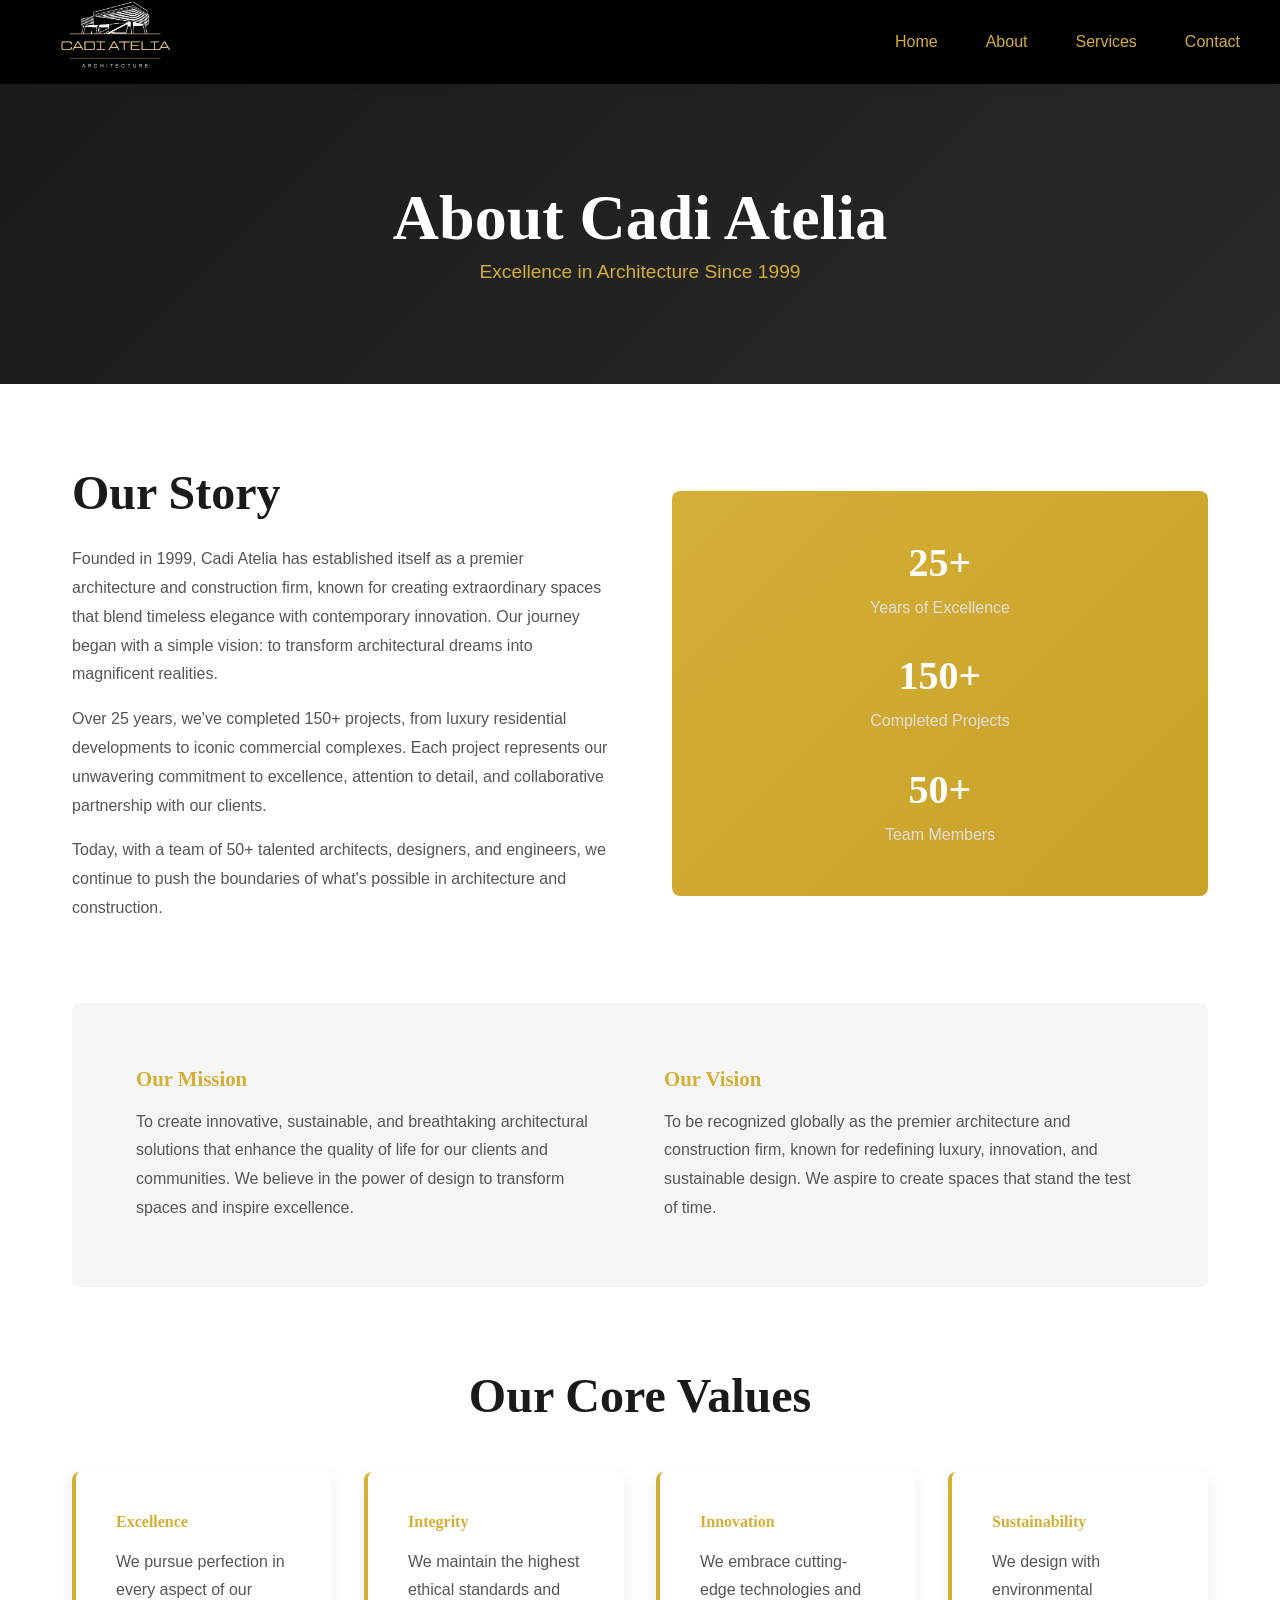
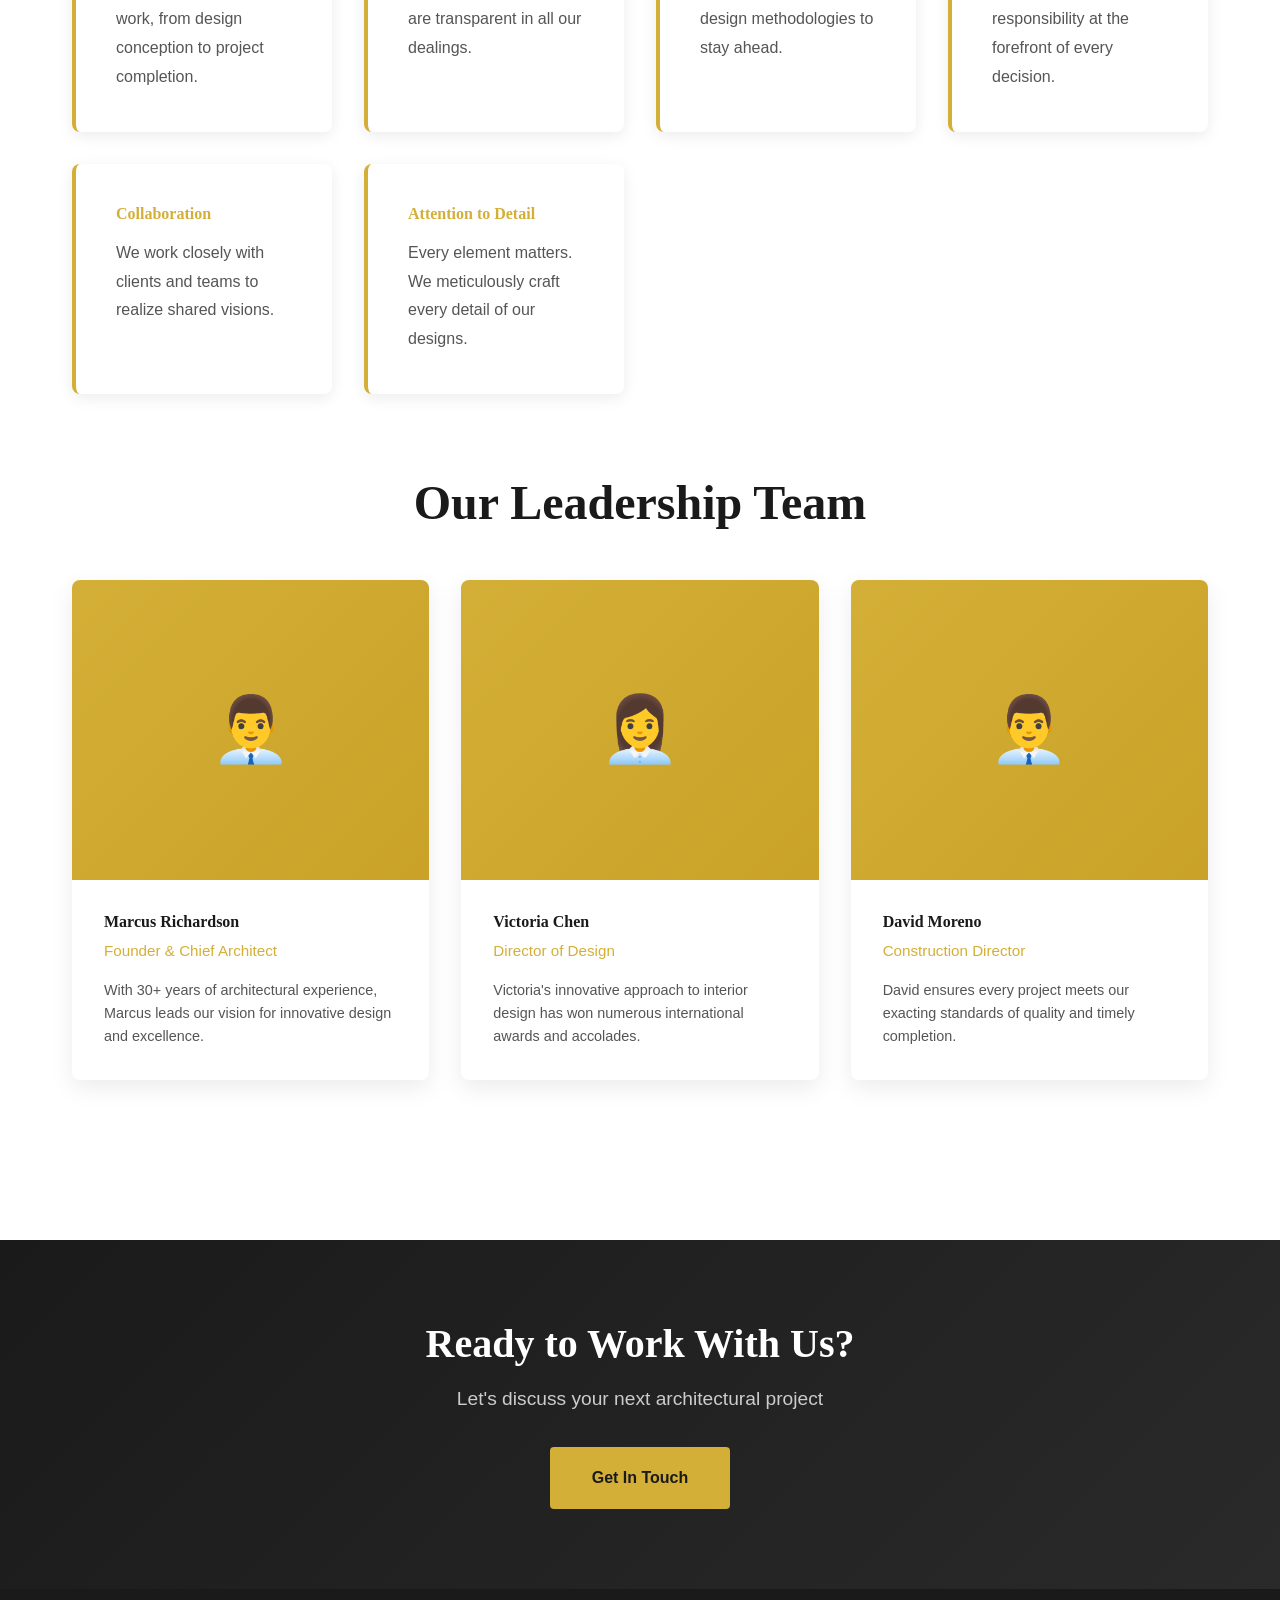
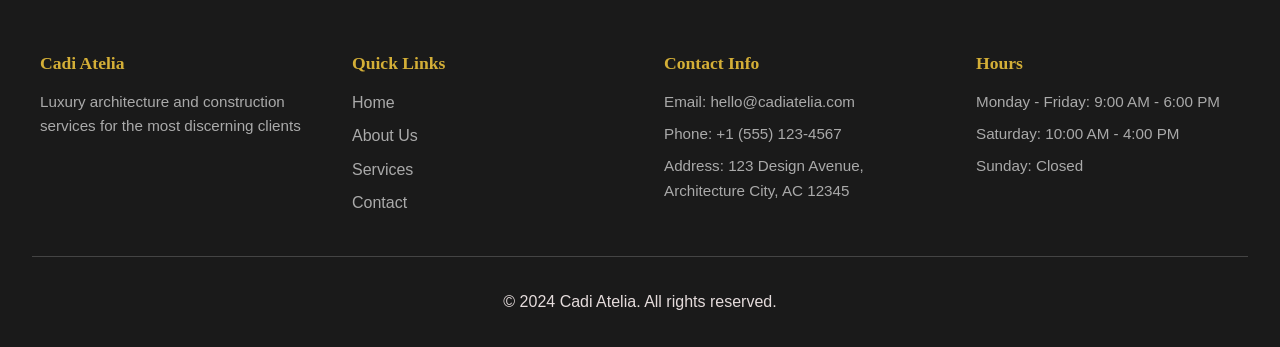
<file: about.html>
<!DOCTYPE html>
<html lang="en">
<head>
    <meta charset="UTF-8">
    <meta name="viewport" content="width=device-width, initial-scale=1.0">
    <title>About Cadi Atelia - Luxury Architecture</title>
    <meta name="description" content="Learn about Cadi Atelia's 25+ years of excellence in architecture and construction.">
    <link rel="stylesheet" href="styles.css">
</head>
<body>
    <!-- Navigation -->
    <nav class="navbar">
        <div class="navbar-container">
            <div class="navbar-brand">
                <a href="index.html">
                    <img src="images/logo.png" alt="Cadi Atelia Logo" class="logo" width="150" height="70">
                </a>
            </div>
            <div class="hamburger" id="hamburger">
                <span></span>
                <span></span>
                <span></span>
            </div>
            <ul class="nav-menu" id="navMenu">
                <li><a href="index.html">Home</a></li>
                <li><a href="about.html">About</a></li>
                <li><a href="services.html">Services</a></li>
                <li><a href="contact.html">Contact</a></li>
            </ul>
        </div>
    </nav>

    <!-- Page Header -->
    <section class="page-header" style="background: linear-gradient(135deg, #1a1a1a 0%, #2a2a2a 100%); color: white; padding: 6rem 2rem; text-align: center;">
        <h1>About Cadi Atelia</h1>
        <p style="color: #d4af37; font-size: 1.2rem;">Excellence in Architecture Since 1999</p>
    </section>

    <!-- Main Content -->
    <section class="page-content" style="max-width: 1200px; margin: 0 auto; padding: 5rem 2rem;">
        <div style="display: grid; grid-template-columns: 1fr 1fr; gap: 4rem; align-items: center; margin-bottom: 5rem;">
            <div>
                <h2 style="color: #1a1a1a; margin-bottom: 1.5rem;">Our Story</h2>
                <p style="margin-bottom: 1rem; color: #555; line-height: 1.8;">
                    Founded in 1999, Cadi Atelia has established itself as a premier architecture and construction firm, known for creating extraordinary spaces that blend timeless elegance with contemporary innovation. Our journey began with a simple vision: to transform architectural dreams into magnificent realities.
                </p>
                <p style="margin-bottom: 1rem; color: #555; line-height: 1.8;">
                    Over 25 years, we've completed 150+ projects, from luxury residential developments to iconic commercial complexes. Each project represents our unwavering commitment to excellence, attention to detail, and collaborative partnership with our clients.
                </p>
                <p style="color: #555; line-height: 1.8;">
                    Today, with a team of 50+ talented architects, designers, and engineers, we continue to push the boundaries of what's possible in architecture and construction.
                </p>
            </div>
            <div style="background: linear-gradient(135deg, #d4af37 0%, #c9a227 100%); padding: 3rem; border-radius: 8px; color: white; text-align: center;">
                <div style="margin-bottom: 2rem;">
                    <h3 style="color: white; font-size: 2.5rem; margin-bottom: 0.5rem;">25+</h3>
                    <p>Years of Excellence</p>
                </div>
                <div style="margin-bottom: 2rem;">
                    <h3 style="color: white; font-size: 2.5rem; margin-bottom: 0.5rem;">150+</h3>
                    <p>Completed Projects</p>
                </div>
                <div>
                    <h3 style="color: white; font-size: 2.5rem; margin-bottom: 0.5rem;">50+</h3>
                    <p>Team Members</p>
                </div>
            </div>
        </div>

        <!-- Mission & Vision -->
        <div style="background-color: #f5f5f5; padding: 4rem; border-radius: 8px; margin-bottom: 5rem;">
            <div style="display: grid; grid-template-columns: 1fr 1fr; gap: 3rem;">
                <div>
                    <h3 style="color: #d4af37; margin-bottom: 1rem; font-size: 1.3rem;">Our Mission</h3>
                    <p style="color: #555; line-height: 1.8;">
                        To create innovative, sustainable, and breathtaking architectural solutions that enhance the quality of life for our clients and communities. We believe in the power of design to transform spaces and inspire excellence.
                    </p>
                </div>
                <div>
                    <h3 style="color: #d4af37; margin-bottom: 1rem; font-size: 1.3rem;">Our Vision</h3>
                    <p style="color: #555; line-height: 1.8;">
                        To be recognized globally as the premier architecture and construction firm, known for redefining luxury, innovation, and sustainable design. We aspire to create spaces that stand the test of time.
                    </p>
                </div>
            </div>
        </div>

        <!-- Core Values -->
        <div style="margin-bottom: 5rem;">
            <h2 style="text-align: center; color: #1a1a1a; margin-bottom: 3rem;">Our Core Values</h2>
            <div style="display: grid; grid-template-columns: repeat(auto-fit, minmax(250px, 1fr)); gap: 2rem;">
                <div style="background: white; padding: 2.5rem; border-radius: 8px; border-left: 4px solid #d4af37; box-shadow: 0 4px 15px rgba(0,0,0,0.08);">
                    <h4 style="color: #d4af37; margin-bottom: 1rem;">Excellence</h4>
                    <p style="color: #555; line-height: 1.8;">We pursue perfection in every aspect of our work, from design conception to project completion.</p>
                </div>
                <div style="background: white; padding: 2.5rem; border-radius: 8px; border-left: 4px solid #d4af37; box-shadow: 0 4px 15px rgba(0,0,0,0.08);">
                    <h4 style="color: #d4af37; margin-bottom: 1rem;">Integrity</h4>
                    <p style="color: #555; line-height: 1.8;">We maintain the highest ethical standards and are transparent in all our dealings.</p>
                </div>
                <div style="background: white; padding: 2.5rem; border-radius: 8px; border-left: 4px solid #d4af37; box-shadow: 0 4px 15px rgba(0,0,0,0.08);">
                    <h4 style="color: #d4af37; margin-bottom: 1rem;">Innovation</h4>
                    <p style="color: #555; line-height: 1.8;">We embrace cutting-edge technologies and design methodologies to stay ahead.</p>
                </div>
                <div style="background: white; padding: 2.5rem; border-radius: 8px; border-left: 4px solid #d4af37; box-shadow: 0 4px 15px rgba(0,0,0,0.08);">
                    <h4 style="color: #d4af37; margin-bottom: 1rem;">Sustainability</h4>
                    <p style="color: #555; line-height: 1.8;">We design with environmental responsibility at the forefront of every decision.</p>
                </div>
                <div style="background: white; padding: 2.5rem; border-radius: 8px; border-left: 4px solid #d4af37; box-shadow: 0 4px 15px rgba(0,0,0,0.08);">
                    <h4 style="color: #d4af37; margin-bottom: 1rem;">Collaboration</h4>
                    <p style="color: #555; line-height: 1.8;">We work closely with clients and teams to realize shared visions.</p>
                </div>
                <div style="background: white; padding: 2.5rem; border-radius: 8px; border-left: 4px solid #d4af37; box-shadow: 0 4px 15px rgba(0,0,0,0.08);">
                    <h4 style="color: #d4af37; margin-bottom: 1rem;">Attention to Detail</h4>
                    <p style="color: #555; line-height: 1.8;">Every element matters. We meticulously craft every detail of our designs.</p>
                </div>
            </div>
        </div>

        <!-- Team Section -->
        <div style="margin-bottom: 5rem;">
            <h2 style="text-align: center; color: #1a1a1a; margin-bottom: 3rem;">Our Leadership Team</h2>
            <div style="display: grid; grid-template-columns: repeat(auto-fit, minmax(280px, 1fr)); gap: 2rem;">
                <div style="background: white; border-radius: 8px; overflow: hidden; box-shadow: 0 8px 25px rgba(0,0,0,0.08); transition: all 0.3s ease;" class="team-member">
                    <div style="width: 100%; height: 300px; background: linear-gradient(135deg, #d4af37 0%, #c9a227 100%); display: flex; align-items: center; justify-content: center; color: white; font-size: 4rem;">👨‍💼</div>
                    <div style="padding: 2rem;">
                        <h4 style="color: #1a1a1a; margin-bottom: 0.5rem;">Marcus Richardson</h4>
                        <p style="color: #d4af37; font-size: 0.95rem; margin-bottom: 1rem;">Founder & Chief Architect</p>
                        <p style="color: #555; font-size: 0.9rem; line-height: 1.6;">With 30+ years of architectural experience, Marcus leads our vision for innovative design and excellence.</p>
                    </div>
                </div>
                <div style="background: white; border-radius: 8px; overflow: hidden; box-shadow: 0 8px 25px rgba(0,0,0,0.08); transition: all 0.3s ease;" class="team-member">
                    <div style="width: 100%; height: 300px; background: linear-gradient(135deg, #d4af37 0%, #c9a227 100%); display: flex; align-items: center; justify-content: center; color: white; font-size: 4rem;">👩‍💼</div>
                    <div style="padding: 2rem;">
                        <h4 style="color: #1a1a1a; margin-bottom: 0.5rem;">Victoria Chen</h4>
                        <p style="color: #d4af37; font-size: 0.95rem; margin-bottom: 1rem;">Director of Design</p>
                        <p style="color: #555; font-size: 0.9rem; line-height: 1.6;">Victoria's innovative approach to interior design has won numerous international awards and accolades.</p>
                    </div>
                </div>
                <div style="background: white; border-radius: 8px; overflow: hidden; box-shadow: 0 8px 25px rgba(0,0,0,0.08); transition: all 0.3s ease;" class="team-member">
                    <div style="width: 100%; height: 300px; background: linear-gradient(135deg, #d4af37 0%, #c9a227 100%); display: flex; align-items: center; justify-content: center; color: white; font-size: 4rem;">👨‍💼</div>
                    <div style="padding: 2rem;">
                        <h4 style="color: #1a1a1a; margin-bottom: 0.5rem;">David Moreno</h4>
                        <p style="color: #d4af37; font-size: 0.95rem; margin-bottom: 1rem;">Construction Director</p>
                        <p style="color: #555; font-size: 0.9rem; line-height: 1.6;">David ensures every project meets our exacting standards of quality and timely completion.</p>
                    </div>
                </div>
            </div>
        </div>
    </section>

    <!-- Call to Action -->
    <section class="cta">
        <div class="cta-content">
            <h2>Ready to Work With Us?</h2>
            <p>Let's discuss your next architectural project</p>
            <a href="contact.html" class="btn btn-accent">Get In Touch</a>
        </div>
    </section>

    <!-- Footer -->
    <footer class="footer">
        <div class="footer-content">
            <div class="footer-section">
                <h4>Cadi Atelia</h4>
                <p>Luxury architecture and construction services for the most discerning clients</p>
            </div>
            <div class="footer-section">
                <h4>Quick Links</h4>
                <ul>
                    <li><a href="index.html">Home</a></li>
                    <li><a href="about.html">About Us</a></li>
                    <li><a href="services.html">Services</a></li>
                    <li><a href="contact.html">Contact</a></li>
                </ul>
            </div>
            <div class="footer-section">
                <h4>Contact Info</h4>
                <p>Email: hello@cadiatelia.com</p>
                <p>Phone: +1 (555) 123-4567</p>
                <p>Address: 123 Design Avenue, Architecture City, AC 12345</p>
            </div>
            <div class="footer-section">
                <h4>Hours</h4>
                <p>Monday - Friday: 9:00 AM - 6:00 PM</p>
                <p>Saturday: 10:00 AM - 4:00 PM</p>
                <p>Sunday: Closed</p>
            </div>
        </div>
        <div class="footer-bottom">
            <p>&copy; 2024 Cadi Atelia. All rights reserved.</p>
        </div>
    </footer>

    <script src="script.js"></script>
</body>
</html>
</file>
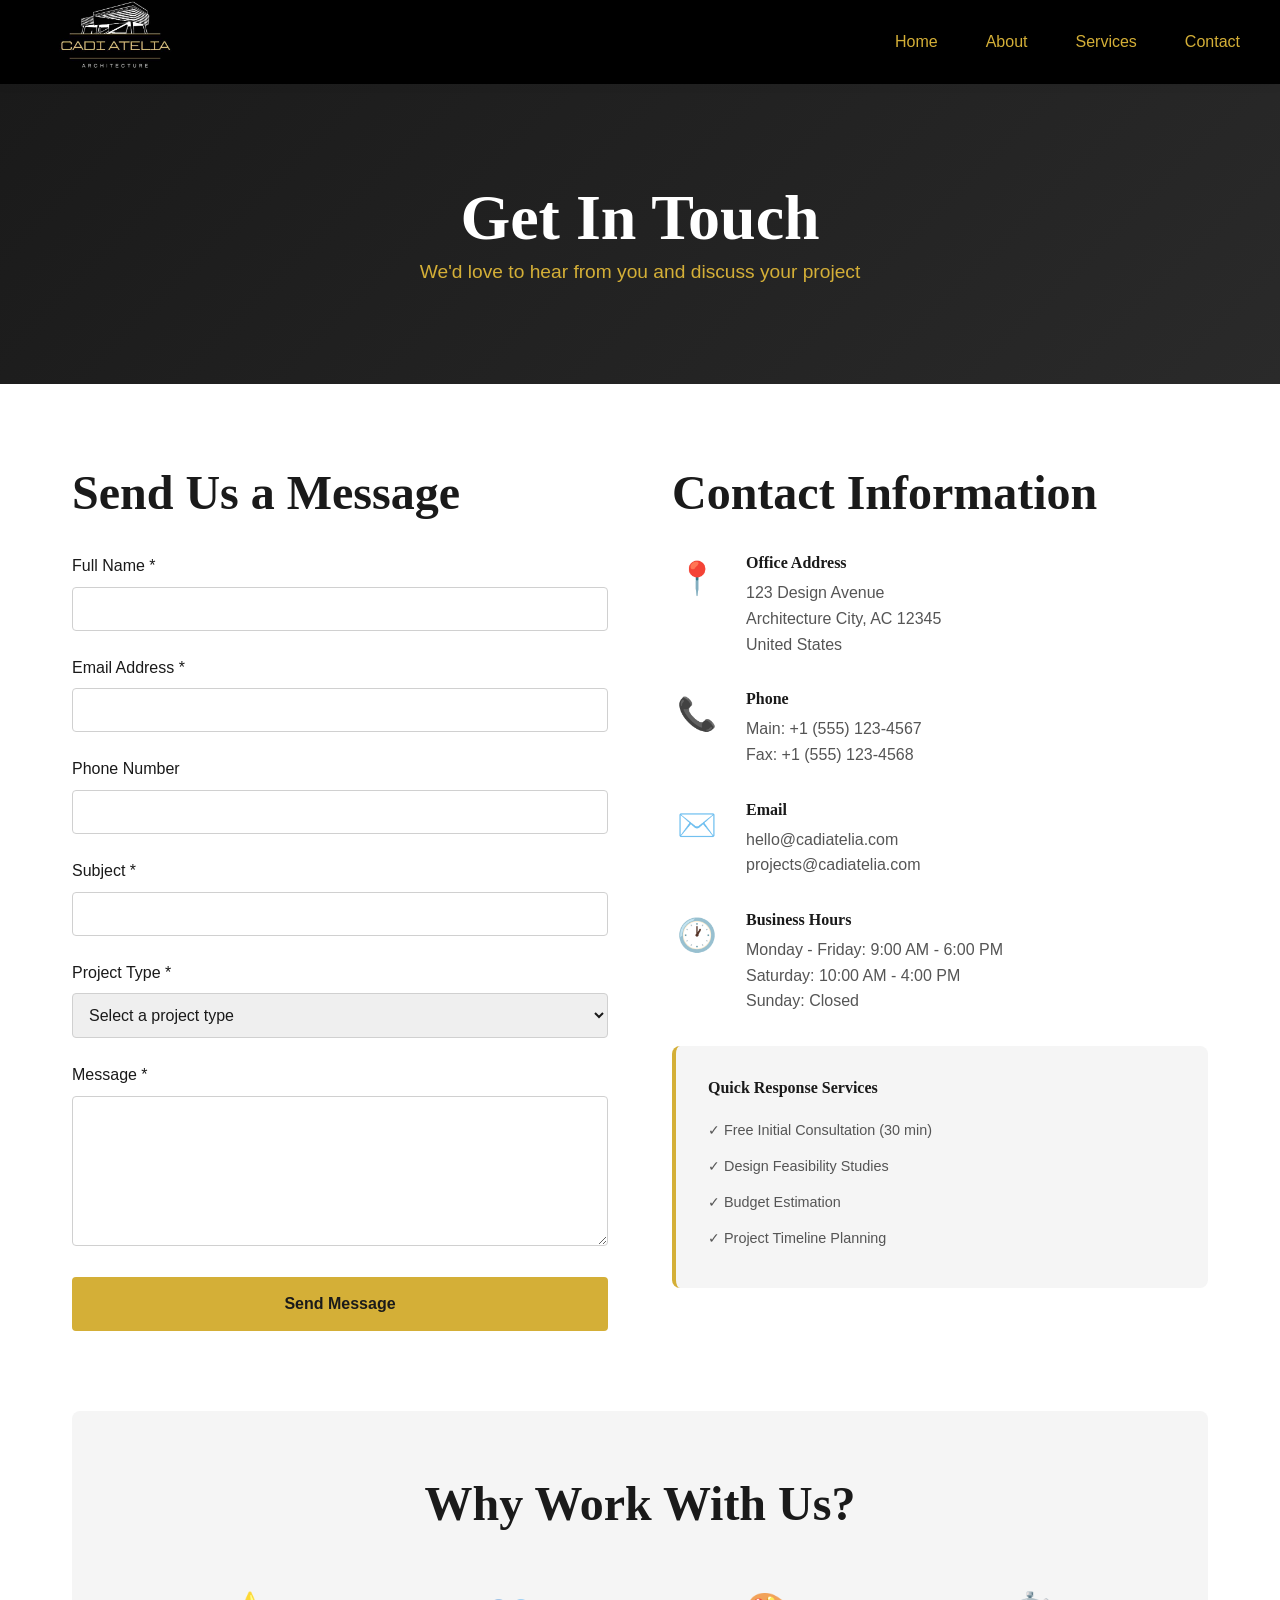
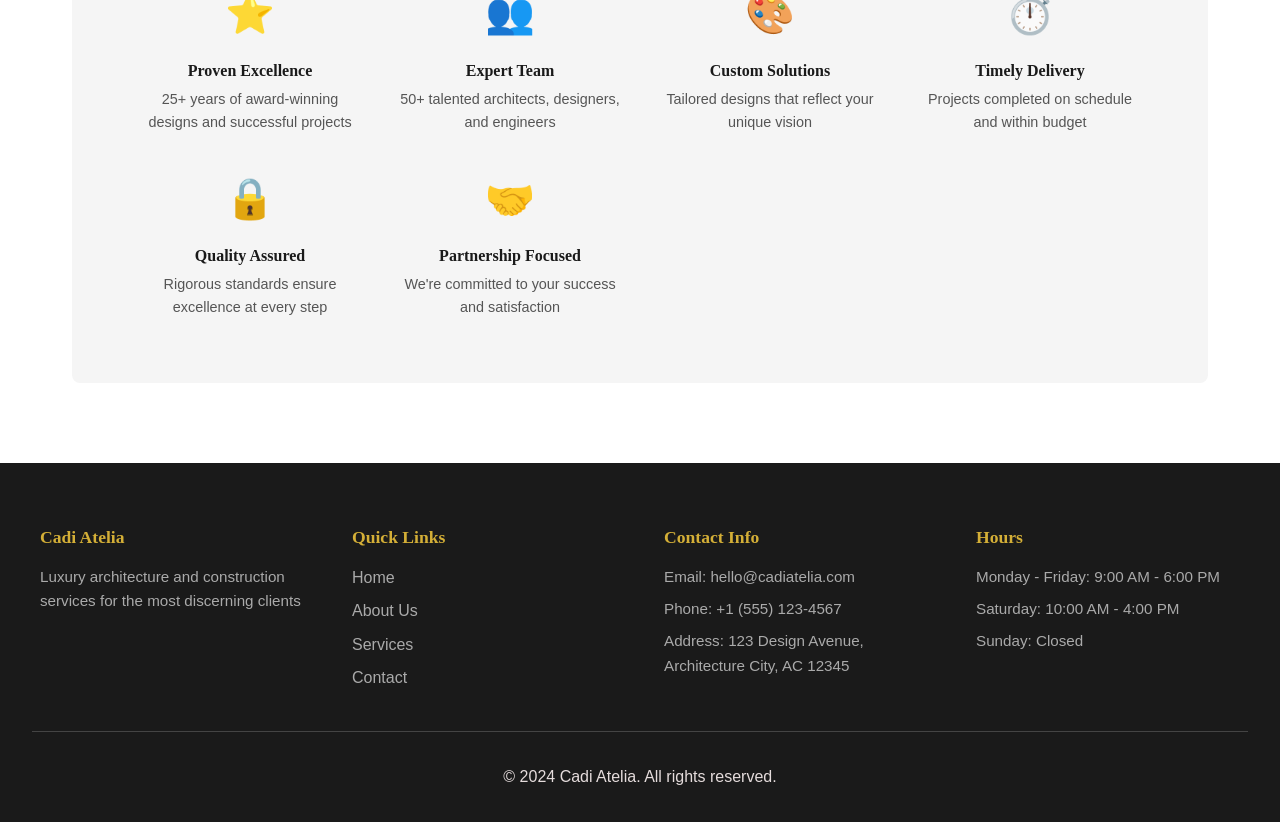
<file: contact.html>
<!DOCTYPE html>
<html lang="en">
<head>
    <meta charset="UTF-8">
    <meta name="viewport" content="width=device-width, initial-scale=1.0">
    <title>Contact Us - Cadi Atelia</title>
    <meta name="description" content="Get in touch with Cadi Atelia for your architecture and construction projects.">
    <link rel="stylesheet" href="styles.css">
    <style>
        .form-group {
            margin-bottom: 1.5rem;
        }

        .form-group label {
            display: block;
            margin-bottom: 0.5rem;
            color: #1a1a1a;
            font-weight: 500;
        }

        .form-group input,
        .form-group textarea,
        .form-group select {
            width: 100%;
            padding: 0.75rem;
            border: 1px solid #d0d0d0;
            border-radius: 4px;
            font-family: inherit;
            font-size: 1rem;
            color: #1a1a1a;
            transition: all 0.3s ease;
        }

        .form-group input:focus,
        .form-group textarea:focus,
        .form-group select:focus {
            outline: none;
            border-color: #d4af37;
            box-shadow: 0 0 0 3px rgba(212, 175, 55, 0.1);
        }

        .form-group textarea {
            resize: vertical;
            min-height: 150px;
        }

        .form-group input.error,
        .form-group textarea.error {
            border-color: #dc3545;
            background-color: #fff5f5;
        }

        .submit-btn {
            background-color: #d4af37;
            color: #1a1a1a;
            padding: 1rem 2.5rem;
            border: 2px solid #d4af37;
            border-radius: 4px;
            font-size: 1rem;
            font-weight: 600;
            cursor: pointer;
            transition: all 0.3s ease;
            width: 100%;
        }

        .submit-btn:hover {
            background-color: transparent;
            color: #d4af37;
            transform: translateY(-2px);
        }

        .submit-btn:disabled {
            opacity: 0.6;
            cursor: not-allowed;
        }

        .success-message {
            background-color: #d4f1d4;
            color: #155724;
            padding: 1rem;
            border-radius: 4px;
            margin-bottom: 1.5rem;
            display: none;
            border-left: 4px solid #28a745;
        }

        .success-message.show {
            display: block;
        }

        .contact-info-item {
            display: flex;
            gap: 1.5rem;
            margin-bottom: 2rem;
        }

        .contact-info-icon {
            font-size: 2rem;
            color: #d4af37;
            flex-shrink: 0;
            width: 50px;
            text-align: center;
        }

        .contact-info-text h4 {
            color: #1a1a1a;
            margin-bottom: 0.5rem;
        }

        .contact-info-text p {
            color: #555;
            margin: 0;
        }
    </style>
</head>
<body>
    <!-- Navigation -->
    <nav class="navbar">
        <div class="navbar-container">
            <div class="navbar-brand">
                <a href="index.html">
                    <img src="images/logo.png" alt="Cadi Atelia Logo" class="logo" width="150" height="70">
                </a>
            </div>
            <div class="hamburger" id="hamburger">
                <span></span>
                <span></span>
                <span></span>
            </div>
            <ul class="nav-menu" id="navMenu">
                <li><a href="index.html">Home</a></li>
                <li><a href="about.html">About</a></li>
                <li><a href="services.html">Services</a></li>
                <li><a href="contact.html">Contact</a></li>
            </ul>
        </div>
    </nav>

    <!-- Page Header -->
    <section class="page-header" style="background: linear-gradient(135deg, #1a1a1a 0%, #2a2a2a 100%); color: white; padding: 6rem 2rem; text-align: center;">
        <h1>Get In Touch</h1>
        <p style="color: #d4af37; font-size: 1.2rem;">We'd love to hear from you and discuss your project</p>
    </section>

    <!-- Main Content -->
    <section class="page-content" style="max-width: 1200px; margin: 0 auto; padding: 5rem 2rem;">
        <div style="display: grid; grid-template-columns: 1fr 1fr; gap: 4rem;">
            <!-- Contact Form -->
            <div>
                <h2 style="color: #1a1a1a; margin-bottom: 2rem;">Send Us a Message</h2>
                
                <div class="success-message" id="successMessage">
                    ✓ Thank you! Your message has been sent successfully. We'll be in touch soon.
                </div>

                <form id="contactForm">
                    <div class="form-group">
                        <label for="name">Full Name *</label>
                        <input type="text" id="name" name="name" required>
                    </div>

                    <div class="form-group">
                        <label for="email">Email Address *</label>
                        <input type="email" id="email" name="email" required>
                    </div>

                    <div class="form-group">
                        <label for="phone">Phone Number</label>
                        <input type="tel" id="phone" name="phone">
                    </div>

                    <div class="form-group">
                        <label for="subject">Subject *</label>
                        <input type="text" id="subject" name="subject" required>
                    </div>

                    <div class="form-group">
                        <label for="projectType">Project Type *</label>
                        <select id="projectType" name="projectType" required>
                            <option value="">Select a project type</option>
                            <option value="residential">Residential Design</option>
                            <option value="commercial">Commercial Design</option>
                            <option value="interior">Interior Design</option>
                            <option value="renovation">Renovation & Restoration</option>
                            <option value="consulting">Consulting Services</option>
                            <option value="other">Other</option>
                        </select>
                    </div>

                    <div class="form-group">
                        <label for="message">Message *</label>
                        <textarea id="message" name="message" required></textarea>
                    </div>

                    <button type="submit" class="submit-btn">Send Message</button>
                </form>
            </div>

            <!-- Contact Information -->
            <div>
                <h2 style="color: #1a1a1a; margin-bottom: 2rem;">Contact Information</h2>

                <div class="contact-info-item">
                    <div class="contact-info-icon">📍</div>
                    <div class="contact-info-text">
                        <h4>Office Address</h4>
                        <p>123 Design Avenue<br>Architecture City, AC 12345<br>United States</p>
                    </div>
                </div>

                <div class="contact-info-item">
                    <div class="contact-info-icon">📞</div>
                    <div class="contact-info-text">
                        <h4>Phone</h4>
                        <p>Main: +1 (555) 123-4567<br>Fax: +1 (555) 123-4568</p>
                    </div>
                </div>

                <div class="contact-info-item">
                    <div class="contact-info-icon">✉️</div>
                    <div class="contact-info-text">
                        <h4>Email</h4>
                        <p>hello@cadiatelia.com<br>projects@cadiatelia.com</p>
                    </div>
                </div>

                <div class="contact-info-item">
                    <div class="contact-info-icon">🕐</div>
                    <div class="contact-info-text">
                        <h4>Business Hours</h4>
                        <p>Monday - Friday: 9:00 AM - 6:00 PM<br>Saturday: 10:00 AM - 4:00 PM<br>Sunday: Closed</p>
                    </div>
                </div>

                <!-- Quick Services -->
                <div style="background-color: #f5f5f5; padding: 2rem; border-radius: 8px; margin-top: 2rem; border-left: 4px solid #d4af37;">
                    <h4 style="color: #1a1a1a; margin-bottom: 1rem;">Quick Response Services</h4>
                    <ul style="list-style: none; color: #555; font-size: 0.9rem;">
                        <li style="padding: 0.4rem 0;">✓ Free Initial Consultation (30 min)</li>
                        <li style="padding: 0.4rem 0;">✓ Design Feasibility Studies</li>
                        <li style="padding: 0.4rem 0;">✓ Budget Estimation</li>
                        <li style="padding: 0.4rem 0;">✓ Project Timeline Planning</li>
                    </ul>
                </div>
            </div>
        </div>

        <!-- Why Choose Us -->
        <div style="background-color: #f5f5f5; padding: 4rem; border-radius: 8px; margin-top: 5rem;">
            <h2 style="text-align: center; color: #1a1a1a; margin-bottom: 3rem;">Why Work With Us?</h2>
            <div style="display: grid; grid-template-columns: repeat(auto-fit, minmax(220px, 1fr)); gap: 2rem;">
                <div style="text-align: center;">
                    <div style="font-size: 2.5rem; color: #d4af37; margin-bottom: 1rem;">⭐</div>
                    <h4 style="color: #1a1a1a; margin-bottom: 0.5rem;">Proven Excellence</h4>
                    <p style="color: #555; font-size: 0.9rem;">25+ years of award-winning designs and successful projects</p>
                </div>
                <div style="text-align: center;">
                    <div style="font-size: 2.5rem; color: #d4af37; margin-bottom: 1rem;">👥</div>
                    <h4 style="color: #1a1a1a; margin-bottom: 0.5rem;">Expert Team</h4>
                    <p style="color: #555; font-size: 0.9rem;">50+ talented architects, designers, and engineers</p>
                </div>
                <div style="text-align: center;">
                    <div style="font-size: 2.5rem; color: #d4af37; margin-bottom: 1rem;">🎨</div>
                    <h4 style="color: #1a1a1a; margin-bottom: 0.5rem;">Custom Solutions</h4>
                    <p style="color: #555; font-size: 0.9rem;">Tailored designs that reflect your unique vision</p>
                </div>
                <div style="text-align: center;">
                    <div style="font-size: 2.5rem; color: #d4af37; margin-bottom: 1rem;">⏱️</div>
                    <h4 style="color: #1a1a1a; margin-bottom: 0.5rem;">Timely Delivery</h4>
                    <p style="color: #555; font-size: 0.9rem;">Projects completed on schedule and within budget</p>
                </div>
                <div style="text-align: center;">
                    <div style="font-size: 2.5rem; color: #d4af37; margin-bottom: 1rem;">🔒</div>
                    <h4 style="color: #1a1a1a; margin-bottom: 0.5rem;">Quality Assured</h4>
                    <p style="color: #555; font-size: 0.9rem;">Rigorous standards ensure excellence at every step</p>
                </div>
                <div style="text-align: center;">
                    <div style="font-size: 2.5rem; color: #d4af37; margin-bottom: 1rem;">🤝</div>
                    <h4 style="color: #1a1a1a; margin-bottom: 0.5rem;">Partnership Focused</h4>
                    <p style="color: #555; font-size: 0.9rem;">We're committed to your success and satisfaction</p>
                </div>
            </div>
        </div>
    </section>

    <!-- Footer -->
    <footer class="footer">
        <div class="footer-content">
            <div class="footer-section">
                <h4>Cadi Atelia</h4>
                <p>Luxury architecture and construction services for the most discerning clients</p>
            </div>
            <div class="footer-section">
                <h4>Quick Links</h4>
                <ul>
                    <li><a href="index.html">Home</a></li>
                    <li><a href="about.html">About Us</a></li>
                    <li><a href="services.html">Services</a></li>
                    <li><a href="contact.html">Contact</a></li>
                </ul>
            </div>
            <div class="footer-section">
                <h4>Contact Info</h4>
                <p>Email: hello@cadiatelia.com</p>
                <p>Phone: +1 (555) 123-4567</p>
                <p>Address: 123 Design Avenue, Architecture City, AC 12345</p>
            </div>
            <div class="footer-section">
                <h4>Hours</h4>
                <p>Monday - Friday: 9:00 AM - 6:00 PM</p>
                <p>Saturday: 10:00 AM - 4:00 PM</p>
                <p>Sunday: Closed</p>
            </div>
        </div>
        <div class="footer-bottom">
            <p>&copy; 2024 Cadi Atelia. All rights reserved.</p>
        </div>
    </footer>

    <script>
        // Form handling
        const contactForm = document.getElementById('contactForm');
        const successMessage = document.getElementById('successMessage');

        contactForm.addEventListener('submit', function(e) {
            e.preventDefault();

            // Validate form
            if (!validateForm('contactForm')) {
                alert('Please fill in all required fields correctly.');
                return;
            }

            // Get form data
            const formData = new FormData(contactForm);
            const data = Object.fromEntries(formData);

            // Log the form data (in production, send to server)
            console.log('[v0] Contact form submitted:', data);

            // Show success message
            successMessage.classList.add('show');

            // Reset form
            contactForm.reset();

            // Hide success message after 5 seconds
            setTimeout(() => {
                successMessage.classList.remove('show');
            }, 5000);

            // Scroll to success message
            successMessage.scrollIntoView({ behavior: 'smooth', block: 'nearest' });
        });
    </script>
    <script src="script.js"></script>
</body>
</html>
</file>
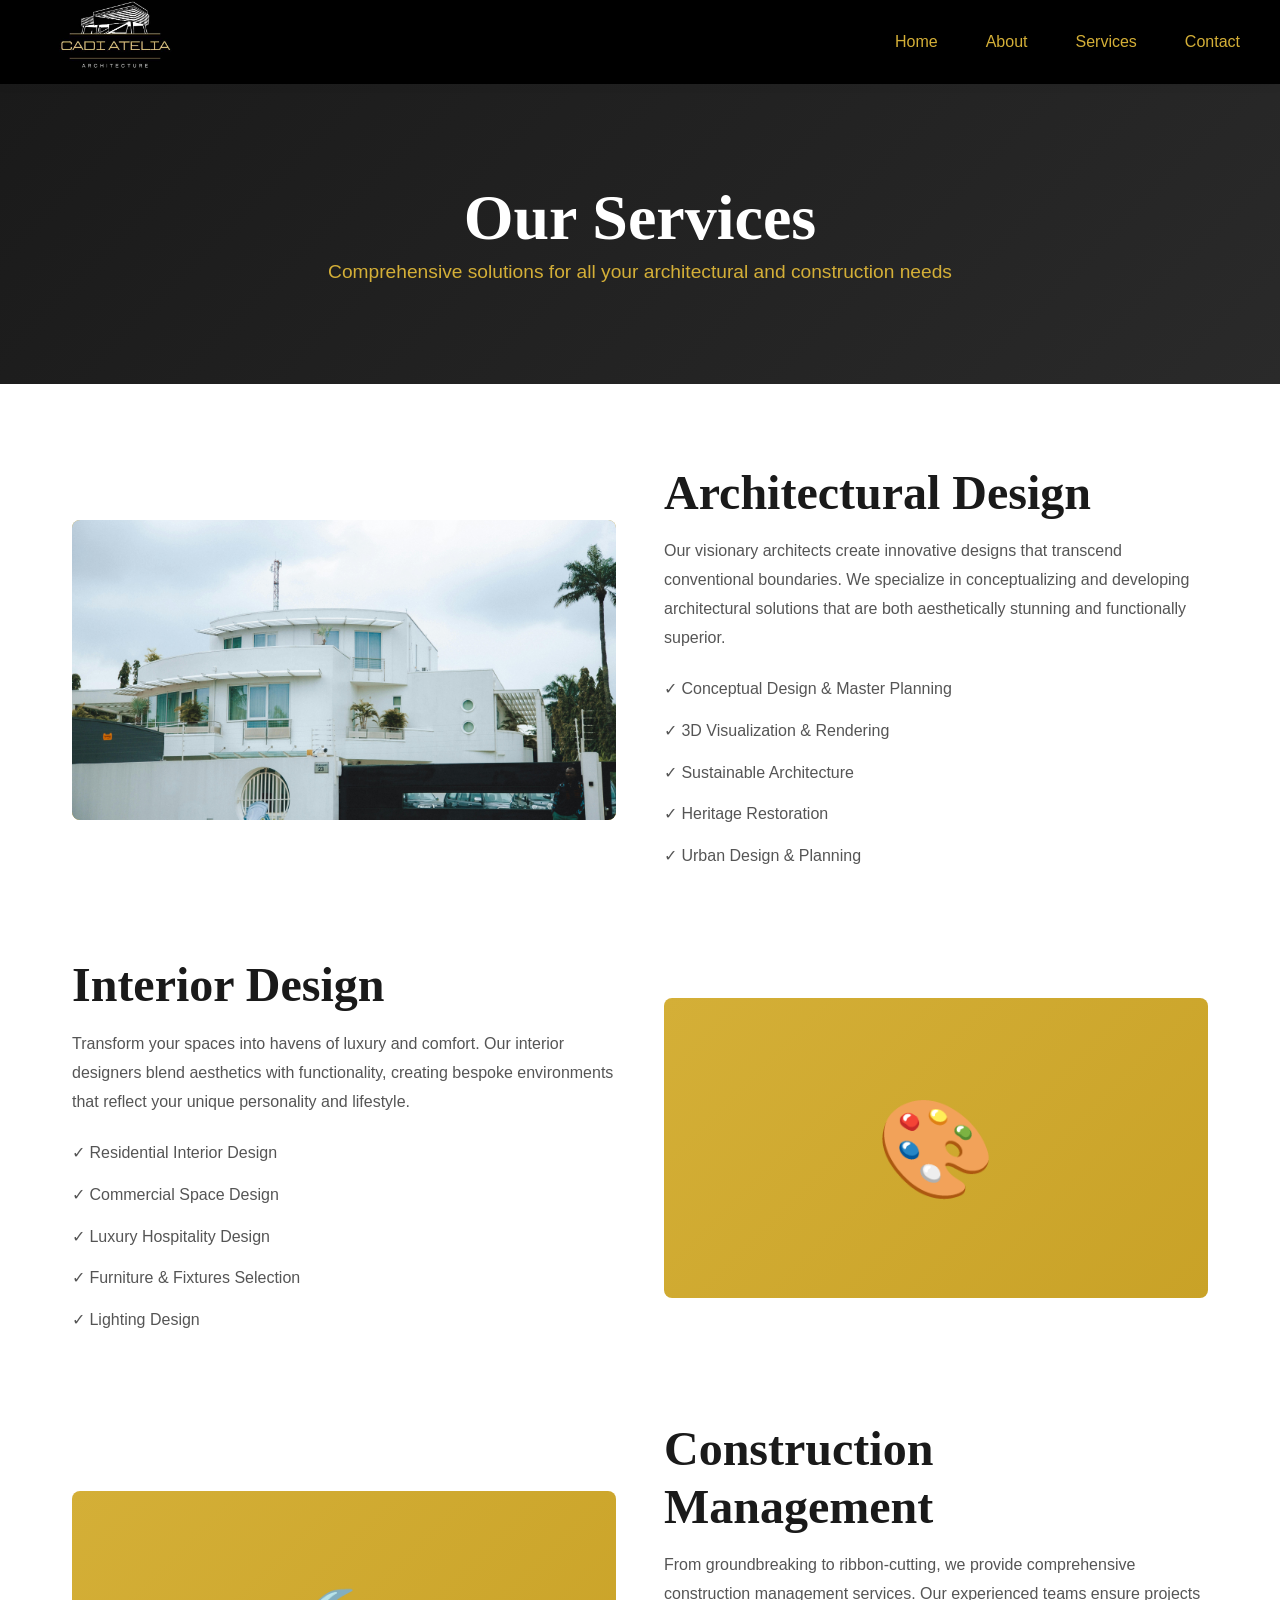
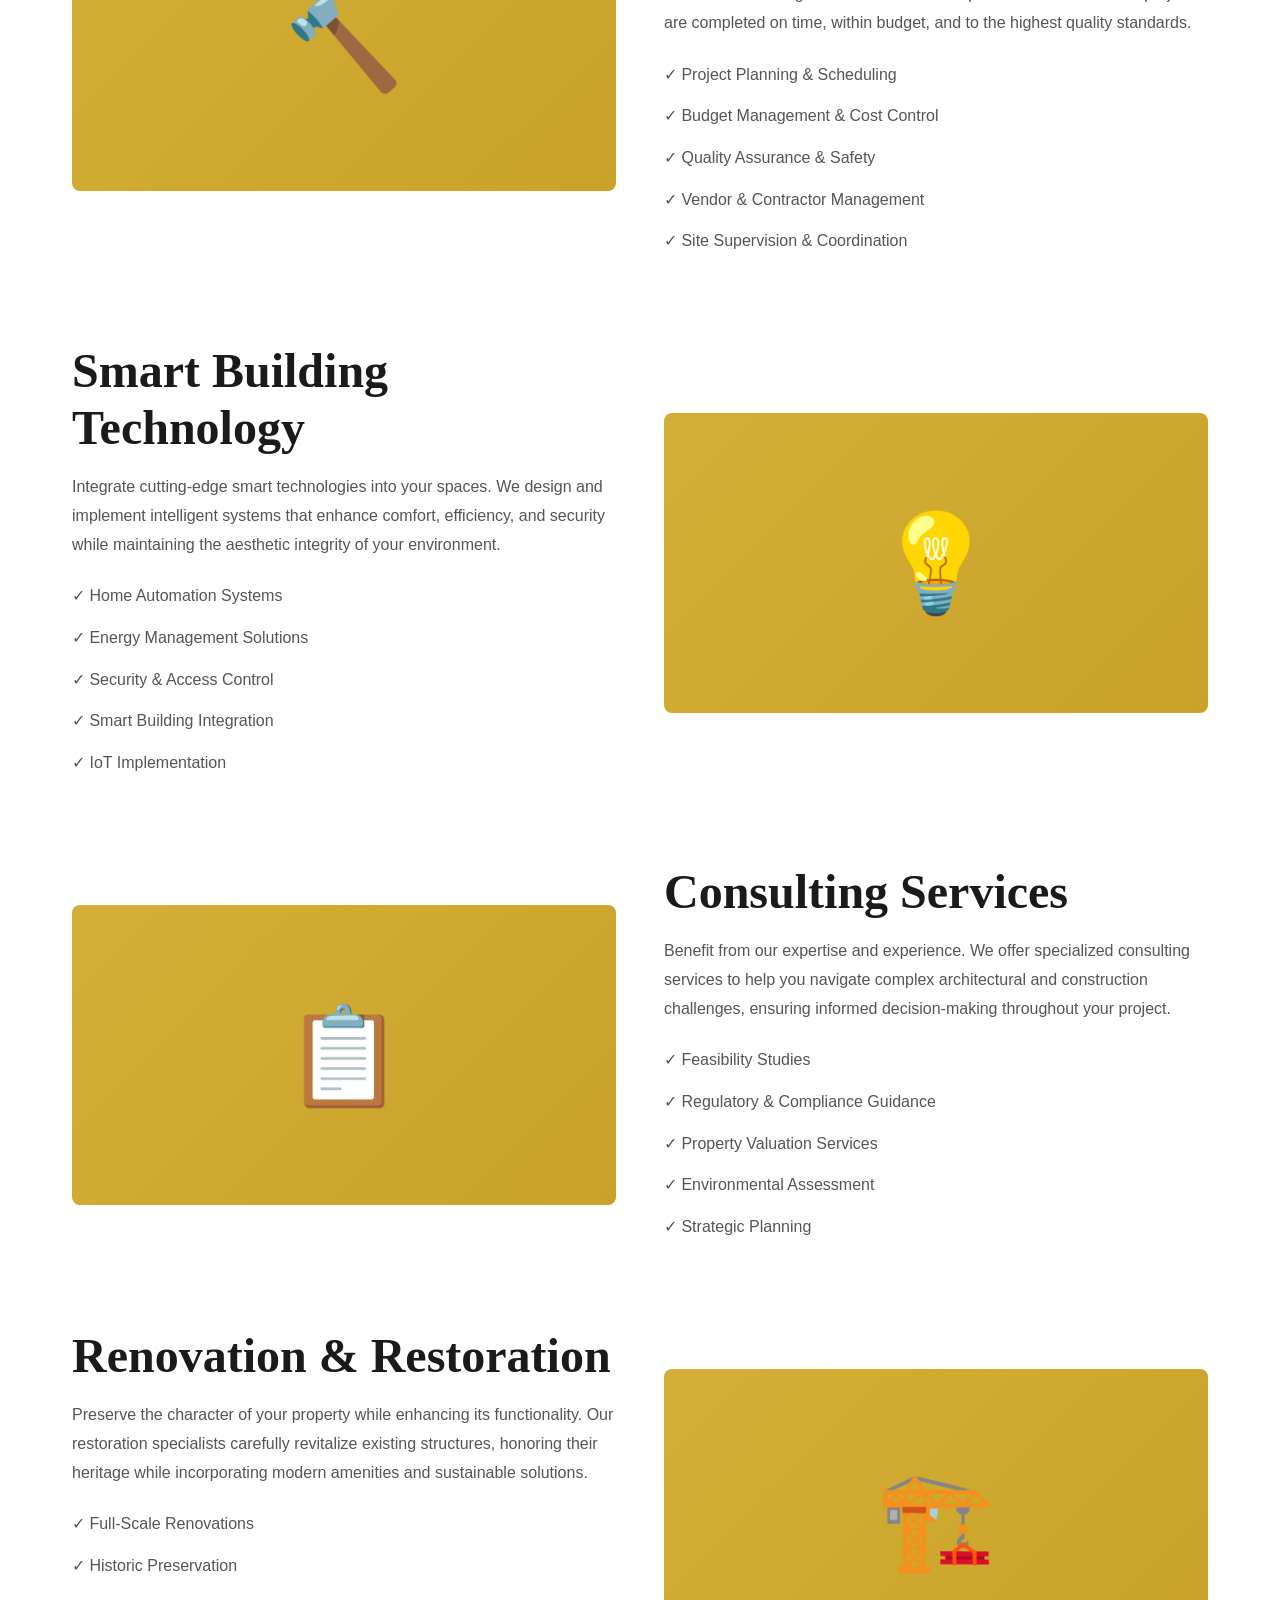
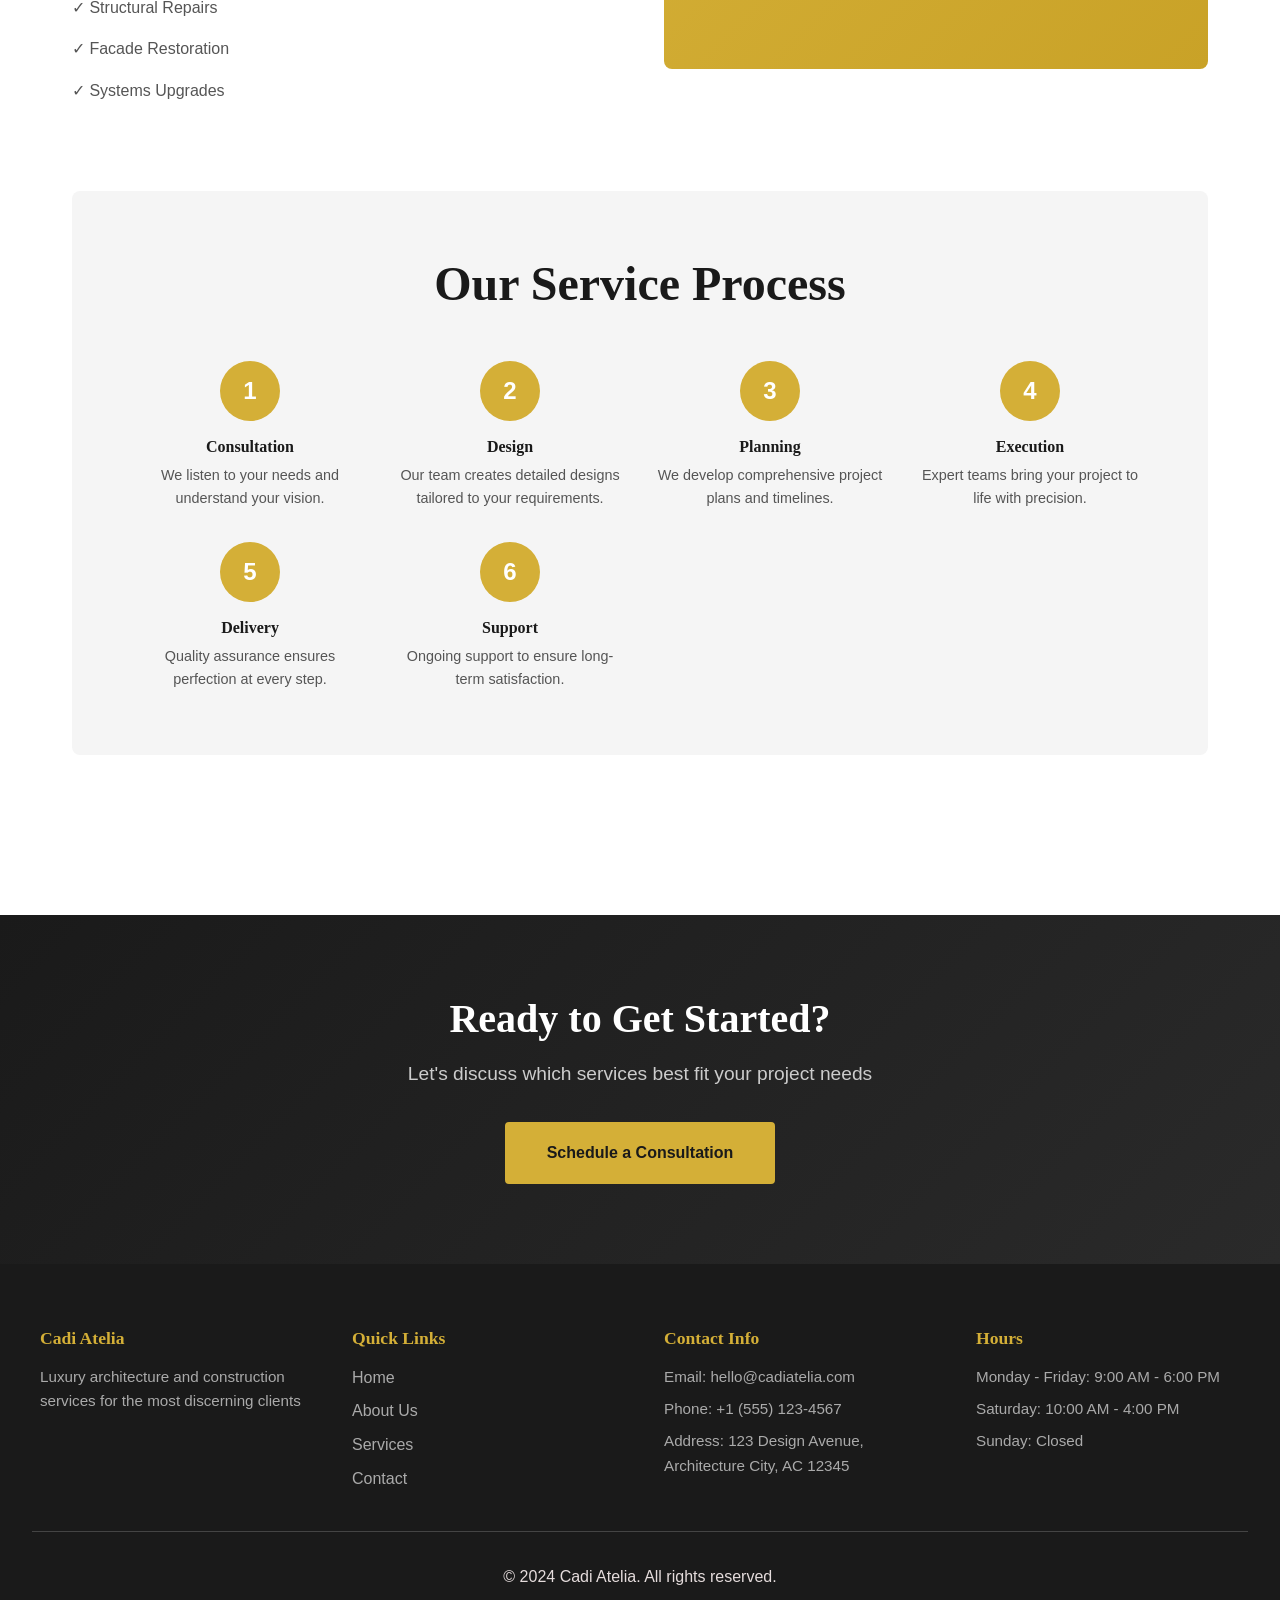
<file: services.html>
<!DOCTYPE html>
<html lang="en">
<head>
    <meta charset="UTF-8">
    <meta name="viewport" content="width=device-width, initial-scale=1.0">
    <title>Our Services - Cadi Atelia</title>
    <meta name="description" content="Comprehensive architecture and construction services for luxury residential and commercial projects.">
    <link rel="stylesheet" href="styles.css">
</head>
<body>
    <!-- Navigation -->
    <nav class="navbar">
        <div class="navbar-container">
            <div class="navbar-brand">
                <a href="index.html">
                    <img src="images/logo.png" alt="Cadi Atelia Logo" class="logo" width="150" height="70">
                </a>
            </div>
            <div class="hamburger" id="hamburger">
                <span></span>
                <span></span>
                <span></span>
            </div>
            <ul class="nav-menu" id="navMenu">
                <li><a href="index.html">Home</a></li>
                <li><a href="about.html">About</a></li>
                <li><a href="services.html">Services</a></li>
                <li><a href="contact.html">Contact</a></li>
            </ul>
        </div>
    </nav>

    <!-- Page Header -->
    <section class="page-header" style="background: linear-gradient(135deg, #1a1a1a 0%, #2a2a2a 100%); color: white; padding: 6rem 2rem; text-align: center;">
        <h1>Our Services</h1>
        <p style="color: #d4af37; font-size: 1.2rem;">Comprehensive solutions for all your architectural and construction needs</p>
    </section>

    <!-- Main Content -->
    <section class="page-content" style="max-width: 1200px; margin: 0 auto; padding: 5rem 2rem;">
        <!-- Architectural Design -->
        <div style="margin-bottom: 5rem; display: grid; grid-template-columns: 1fr 1fr; gap: 3rem; align-items: center;">
            <div style="background: linear-gradient(135deg, #d4af37 0%, #c9a227 100%); height: 300px; border-radius: 8px; display: flex; align-items: center; justify-content: center; color: white; font-size: 6rem;">
                <img src="images/building2.jpg" alt="Architectural Design" style="width: 100%; height: 100%; object-fit: cover; border-radius: 8px;">
            </div>
            <div>
                <h2 style="color: #1a1a1a; margin-bottom: 1rem;">Architectural Design</h2>
                <p style="color: #555; line-height: 1.8; margin-bottom: 1rem;">
                    Our visionary architects create innovative designs that transcend conventional boundaries. We specialize in conceptualizing and developing architectural solutions that are both aesthetically stunning and functionally superior.
                </p>
                <ul style="list-style: none; color: #555;">
                    <li style="padding: 0.5rem 0;">✓ Conceptual Design & Master Planning</li>
                    <li style="padding: 0.5rem 0;">✓ 3D Visualization & Rendering</li>
                    <li style="padding: 0.5rem 0;">✓ Sustainable Architecture</li>
                    <li style="padding: 0.5rem 0;">✓ Heritage Restoration</li>
                    <li style="padding: 0.5rem 0;">✓ Urban Design & Planning</li>
                </ul>
            </div>
        </div>

        <!-- Interior Design -->
        <div style="margin-bottom: 5rem; display: grid; grid-template-columns: 1fr 1fr; gap: 3rem; align-items: center;">
            <div>
                <h2 style="color: #1a1a1a; margin-bottom: 1rem;">Interior Design</h2>
                <p style="color: #555; line-height: 1.8; margin-bottom: 1rem;">
                    Transform your spaces into havens of luxury and comfort. Our interior designers blend aesthetics with functionality, creating bespoke environments that reflect your unique personality and lifestyle.
                </p>
                <ul style="list-style: none; color: #555;">
                    <li style="padding: 0.5rem 0;">✓ Residential Interior Design</li>
                    <li style="padding: 0.5rem 0;">✓ Commercial Space Design</li>
                    <li style="padding: 0.5rem 0;">✓ Luxury Hospitality Design</li>
                    <li style="padding: 0.5rem 0;">✓ Furniture & Fixtures Selection</li>
                    <li style="padding: 0.5rem 0;">✓ Lighting Design</li>
                </ul>
            </div>
            <div style="background: linear-gradient(135deg, #d4af37 0%, #c9a227 100%); height: 300px; border-radius: 8px; display: flex; align-items: center; justify-content: center; color: white; font-size: 6rem;">🎨</div>
        </div>

        <!-- Construction Management -->
        <div style="margin-bottom: 5rem; display: grid; grid-template-columns: 1fr 1fr; gap: 3rem; align-items: center;">
            <div style="background: linear-gradient(135deg, #d4af37 0%, #c9a227 100%); height: 300px; border-radius: 8px; display: flex; align-items: center; justify-content: center; color: white; font-size: 6rem;">🔨</div>
            <div>
                <h2 style="color: #1a1a1a; margin-bottom: 1rem;">Construction Management</h2>
                <p style="color: #555; line-height: 1.8; margin-bottom: 1rem;">
                    From groundbreaking to ribbon-cutting, we provide comprehensive construction management services. Our experienced teams ensure projects are completed on time, within budget, and to the highest quality standards.
                </p>
                <ul style="list-style: none; color: #555;">
                    <li style="padding: 0.5rem 0;">✓ Project Planning & Scheduling</li>
                    <li style="padding: 0.5rem 0;">✓ Budget Management & Cost Control</li>
                    <li style="padding: 0.5rem 0;">✓ Quality Assurance & Safety</li>
                    <li style="padding: 0.5rem 0;">✓ Vendor & Contractor Management</li>
                    <li style="padding: 0.5rem 0;">✓ Site Supervision & Coordination</li>
                </ul>
            </div>
        </div>

        <!-- Smart Building Technology -->
        <div style="margin-bottom: 5rem; display: grid; grid-template-columns: 1fr 1fr; gap: 3rem; align-items: center;">
            <div>
                <h2 style="color: #1a1a1a; margin-bottom: 1rem;">Smart Building Technology</h2>
                <p style="color: #555; line-height: 1.8; margin-bottom: 1rem;">
                    Integrate cutting-edge smart technologies into your spaces. We design and implement intelligent systems that enhance comfort, efficiency, and security while maintaining the aesthetic integrity of your environment.
                </p>
                <ul style="list-style: none; color: #555;">
                    <li style="padding: 0.5rem 0;">✓ Home Automation Systems</li>
                    <li style="padding: 0.5rem 0;">✓ Energy Management Solutions</li>
                    <li style="padding: 0.5rem 0;">✓ Security & Access Control</li>
                    <li style="padding: 0.5rem 0;">✓ Smart Building Integration</li>
                    <li style="padding: 0.5rem 0;">✓ IoT Implementation</li>
                </ul>
            </div>
            <div style="background: linear-gradient(135deg, #d4af37 0%, #c9a227 100%); height: 300px; border-radius: 8px; display: flex; align-items: center; justify-content: center; color: white; font-size: 6rem;">💡</div>
        </div>

        <!-- Consulting Services -->
        <div style="margin-bottom: 5rem; display: grid; grid-template-columns: 1fr 1fr; gap: 3rem; align-items: center;">
            <div style="background: linear-gradient(135deg, #d4af37 0%, #c9a227 100%); height: 300px; border-radius: 8px; display: flex; align-items: center; justify-content: center; color: white; font-size: 6rem;">📋</div>
            <div>
                <h2 style="color: #1a1a1a; margin-bottom: 1rem;">Consulting Services</h2>
                <p style="color: #555; line-height: 1.8; margin-bottom: 1rem;">
                    Benefit from our expertise and experience. We offer specialized consulting services to help you navigate complex architectural and construction challenges, ensuring informed decision-making throughout your project.
                </p>
                <ul style="list-style: none; color: #555;">
                    <li style="padding: 0.5rem 0;">✓ Feasibility Studies</li>
                    <li style="padding: 0.5rem 0;">✓ Regulatory & Compliance Guidance</li>
                    <li style="padding: 0.5rem 0;">✓ Property Valuation Services</li>
                    <li style="padding: 0.5rem 0;">✓ Environmental Assessment</li>
                    <li style="padding: 0.5rem 0;">✓ Strategic Planning</li>
                </ul>
            </div>
        </div>

        <!-- Renovation & Restoration -->
        <div style="margin-bottom: 5rem; display: grid; grid-template-columns: 1fr 1fr; gap: 3rem; align-items: center;">
            <div>
                <h2 style="color: #1a1a1a; margin-bottom: 1rem;">Renovation & Restoration</h2>
                <p style="color: #555; line-height: 1.8; margin-bottom: 1rem;">
                    Preserve the character of your property while enhancing its functionality. Our restoration specialists carefully revitalize existing structures, honoring their heritage while incorporating modern amenities and sustainable solutions.
                </p>
                <ul style="list-style: none; color: #555;">
                    <li style="padding: 0.5rem 0;">✓ Full-Scale Renovations</li>
                    <li style="padding: 0.5rem 0;">✓ Historic Preservation</li>
                    <li style="padding: 0.5rem 0;">✓ Structural Repairs</li>
                    <li style="padding: 0.5rem 0;">✓ Facade Restoration</li>
                    <li style="padding: 0.5rem 0;">✓ Systems Upgrades</li>
                </ul>
            </div>
            <div style="background: linear-gradient(135deg, #d4af37 0%, #c9a227 100%); height: 300px; border-radius: 8px; display: flex; align-items: center; justify-content: center; color: white; font-size: 6rem;">🏗️</div>
        </div>

        <!-- Service Process -->
        <div style="background-color: #f5f5f5; padding: 4rem; border-radius: 8px; margin-bottom: 5rem;">
            <h2 style="text-align: center; color: #1a1a1a; margin-bottom: 3rem;">Our Service Process</h2>
            <div style="display: grid; grid-template-columns: repeat(auto-fit, minmax(200px, 1fr)); gap: 2rem;">
                <div style="text-align: center;">
                    <div style="width: 60px; height: 60px; background-color: #d4af37; color: white; border-radius: 50%; display: flex; align-items: center; justify-content: center; font-size: 1.5rem; margin: 0 auto 1rem; font-weight: bold;">1</div>
                    <h4 style="color: #1a1a1a; margin-bottom: 0.5rem;">Consultation</h4>
                    <p style="color: #555; font-size: 0.9rem;">We listen to your needs and understand your vision.</p>
                </div>
                <div style="text-align: center;">
                    <div style="width: 60px; height: 60px; background-color: #d4af37; color: white; border-radius: 50%; display: flex; align-items: center; justify-content: center; font-size: 1.5rem; margin: 0 auto 1rem; font-weight: bold;">2</div>
                    <h4 style="color: #1a1a1a; margin-bottom: 0.5rem;">Design</h4>
                    <p style="color: #555; font-size: 0.9rem;">Our team creates detailed designs tailored to your requirements.</p>
                </div>
                <div style="text-align: center;">
                    <div style="width: 60px; height: 60px; background-color: #d4af37; color: white; border-radius: 50%; display: flex; align-items: center; justify-content: center; font-size: 1.5rem; margin: 0 auto 1rem; font-weight: bold;">3</div>
                    <h4 style="color: #1a1a1a; margin-bottom: 0.5rem;">Planning</h4>
                    <p style="color: #555; font-size: 0.9rem;">We develop comprehensive project plans and timelines.</p>
                </div>
                <div style="text-align: center;">
                    <div style="width: 60px; height: 60px; background-color: #d4af37; color: white; border-radius: 50%; display: flex; align-items: center; justify-content: center; font-size: 1.5rem; margin: 0 auto 1rem; font-weight: bold;">4</div>
                    <h4 style="color: #1a1a1a; margin-bottom: 0.5rem;">Execution</h4>
                    <p style="color: #555; font-size: 0.9rem;">Expert teams bring your project to life with precision.</p>
                </div>
                <div style="text-align: center;">
                    <div style="width: 60px; height: 60px; background-color: #d4af37; color: white; border-radius: 50%; display: flex; align-items: center; justify-content: center; font-size: 1.5rem; margin: 0 auto 1rem; font-weight: bold;">5</div>
                    <h4 style="color: #1a1a1a; margin-bottom: 0.5rem;">Delivery</h4>
                    <p style="color: #555; font-size: 0.9rem;">Quality assurance ensures perfection at every step.</p>
                </div>
                <div style="text-align: center;">
                    <div style="width: 60px; height: 60px; background-color: #d4af37; color: white; border-radius: 50%; display: flex; align-items: center; justify-content: center; font-size: 1.5rem; margin: 0 auto 1rem; font-weight: bold;">6</div>
                    <h4 style="color: #1a1a1a; margin-bottom: 0.5rem;">Support</h4>
                    <p style="color: #555; font-size: 0.9rem;">Ongoing support to ensure long-term satisfaction.</p>
                </div>
            </div>
        </div>
    </section>

    <!-- Call to Action -->
    <section class="cta">
        <div class="cta-content">
            <h2>Ready to Get Started?</h2>
            <p>Let's discuss which services best fit your project needs</p>
            <a href="contact.html" class="btn btn-accent">Schedule a Consultation</a>
        </div>
    </section>

    <!-- Footer -->
    <footer class="footer">
        <div class="footer-content">
            <div class="footer-section">
                <h4>Cadi Atelia</h4>
                <p>Luxury architecture and construction services for the most discerning clients</p>
            </div>
            <div class="footer-section">
                <h4>Quick Links</h4>
                <ul>
                    <li><a href="index.html">Home</a></li>
                    <li><a href="about.html">About Us</a></li>
                    <li><a href="services.html">Services</a></li>
                    <li><a href="contact.html">Contact</a></li>
                </ul>
            </div>
            <div class="footer-section">
                <h4>Contact Info</h4>
                <p>Email: hello@cadiatelia.com</p>
                <p>Phone: +1 (555) 123-4567</p>
                <p>Address: 123 Design Avenue, Architecture City, AC 12345</p>
            </div>
            <div class="footer-section">
                <h4>Hours</h4>
                <p>Monday - Friday: 9:00 AM - 6:00 PM</p>
                <p>Saturday: 10:00 AM - 4:00 PM</p>
                <p>Sunday: Closed</p>
            </div>
        </div>
        <div class="footer-bottom">
            <p>&copy; 2024 Cadi Atelia. All rights reserved.</p>
        </div>
    </footer>

    <script src="script.js"></script>
</body>
</html>
</file>
<file: styles.css>
/* ===========================
   ROOT & TYPOGRAPHY
   =========================== */

:root {
    --primary-color: #1a1a1a;
    --secondary-color: #ffffff;
    --accent-color: #d4af37;
    --light-gray: #f5f5f5;
    --dark-gray: #333333;
    --border-color: #e0e0e0;
    --transition: all 0.3s ease;
}

* {
    margin: 0;
    padding: 0;
    box-sizing: border-box;
}

html {
    scroll-behavior: smooth;
}

body {
    font-family: 'Segoe UI', Tahoma, Geneva, Verdana, sans-serif;
    color: var(--primary-color);
    background-color: var(--secondary-color);
    line-height: 1.6;
}

h1, h2, h3, h4, h5, h6 {
    font-family: 'Georgia', 'Garamond', serif;
    font-weight: 700;
    line-height: 1.2;
}

h1 {
    font-size: 4rem;
    color: var(--secondary-color);
}

h2 {
    font-size: 3rem;
    color: var(--primary-color);
}

h3 {
    font-size: 1.5rem;
    color: var(--primary-color);
}

p {
    font-size: 1rem;
    color: #e5dcdc;
}

/* ===========================
   NAVBAR
   =========================== */

.navbar {
    position: sticky;
    top: 0;
    background-color: #000000;
    border-bottom: 1px solid #000000;
    z-index: 1000;
    box-shadow: 0 2px 10px rgba(0, 0, 0, 0.05);
}

.navbar-container {
    max-width: 1200px;
    margin: 0 auto;
    display: flex;
    justify-content: space-between;
    align-items: center;
}

.navbar-brand a {
    font-family: 'Georgia', serif;
    font-size: 1.8rem;
    font-weight: 700;
    color: var(--primary-color);
    text-decoration: none;
    letter-spacing: 2px;
}

.navbar-brand a:hover {
    color: var(--accent-color);
    transition: var(--transition);
}

.nav-menu {
    display: flex;
    list-style: none;
    gap: 3rem;
}

.nav-menu a {
    text-decoration: none;
    color: #d4af37;
    font-weight: 500;
    position: relative;
    transition: var(--transition);
}

.nav-menu a:hover {
    color: var(--accent-color);
}

.nav-menu a::after {
    content: '';
    position: absolute;
    width: 0;
    height: 2px;
    bottom: -5px;
    left: 0;
    background-color: var(--accent-color);
    transition: width 0.3s ease;
}

.nav-menu a:hover::after {
    width: 100%;
}

.hamburger {
    display: none;
    flex-direction: column;
    cursor: pointer;
}

.hamburger span {
    width: 25px;
    height: 3px;
    background-color: var(--primary-color);
    margin: 5px 0;
    transition: var(--transition);
}

/* ===========================
   HERO SLIDER
   =========================== */
.hero-slider {
    position: relative;
    height: 100vh;
    overflow: hidden;
}

/* .slide {
    position: absolute;
    top: 0;
    left: 0;
    width: 100%;
    height: 100%;
    opacity: 0;
    transition: opacity 1s ease-in-out;
} */

.slide.active {
    opacity: 1;
    z-index: 2;
}

.slide img {
    width: 100%;
    height: 100%;
    object-fit: cover;
    position: absolute;
    top: 0;
    left: 0;
    z-index: 1;
}
/* ===========================
  Hero
   =========================== */
   .slide {
    position: absolute;
    top: 0;
    left: 0;
    width: 100%;
    height: 100%;
    opacity: 0;
    transition: opacity 1s ease-in-out;

    /* NEW: center content */
    display: flex;
    align-items: center;
    justify-content: center;
    flex-direction: column;
    text-align: center;
}

.hero-content {
    position: relative; /* keep relative so it stays above overlay */
    z-index: 3;
    max-width: 800px;
    padding: 2rem;
}

.hero-overlay {
    position: absolute;
    top: 0;
    left: 0;
    width: 100%;
    height: 100%;
    background: linear-gradient(135deg, rgba(26,26,26,0.7) 0%, rgba(26,26,26,0.4) 100%);
    z-index: 2;
}

/* .hero-content {
    position: relative;
    z-index: 3;
    text-align: center;
    max-width: 800px;
    padding: 2rem;
    color: #fff;
} */

.hero-content h1 {
    font-size: 5rem;
    margin-bottom: 1rem;
    text-shadow: 2px 2px 8px rgba(0,0,0,0.5);
}

.hero-content p {
    font-size: 1.5rem;
    margin-bottom: 2rem;
    text-shadow: 1px 1px 4px rgba(0,0,0,0.5);
}

/* ===========================
   BUTTONS
   =========================== */

.btn {
    display: inline-block;
    padding: 1rem 2.5rem;
    font-size: 1rem;
    text-decoration: none;
    border: 2px solid;
    border-radius: 4px;
    transition: var(--transition);
    font-weight: 600;
    cursor: pointer;
    text-align: center;
}

.btn-primary {
    background-color: var(--accent-color);
    color: var(--primary-color);
    border-color: var(--accent-color);
}

.btn-primary:hover {
    background-color: transparent;
    color: var(--accent-color);
    transform: translateY(-2px);
    box-shadow: 0 10px 20px rgba(212, 175, 55, 0.3);
}

.btn-secondary {
    background-color: var(--primary-color);
    color: var(--secondary-color);
    border-color: var(--primary-color);
}

.btn-secondary:hover {
    background-color: transparent;
    color: var(--primary-color);
    border-color: var(--primary-color);
    transform: translateY(-2px);
}

.btn-accent {
    background-color: var(--accent-color);
    color: var(--primary-color);
    border-color: var(--accent-color);
}

.btn-accent:hover {
    background-color: transparent;
    color: var(--accent-color);
    transform: translateY(-2px);
}

/* ===========================
   STATS SECTION
   =========================== */

.stats {
    background-color: var(--primary-color);
    padding: 5rem 2rem;
    color: var(--secondary-color);
}

.stats-container {
    max-width: 1200px;
    margin: 0 auto;
    display: grid;
    grid-template-columns: repeat(auto-fit, minmax(250px, 1fr));
    gap: 3rem;
    text-align: center;
}

.stat h3 {
    font-size: 3.5rem;
    color: var(--accent-color);
    margin-bottom: 0.5rem;
}

.stat p {
    font-size: 1.1rem;
    color: var(--secondary-color);
}

/* ===========================
   SECTION HEADER
   =========================== */

.section-header {
    text-align: center;
    margin-bottom: 4rem;
}

.section-header h2 {
    margin-bottom: 1rem;
    position: relative;
    padding-bottom: 1rem;
}

.section-header h2::after {
    content: '';
    position: absolute;
    width: 80px;
    height: 3px;
    background-color: var(--accent-color);
    bottom: 0;
    left: 50%;
    transform: translateX(-50%);
}

.section-header p {
    font-size: 1.2rem;
    color: #888;
}

/* ===========================
   SERVICES SECTION
   =========================== */

.services-preview {
    padding: 5rem 2rem;
    max-width: 1200px;
    margin: 0 auto;
}

.services-grid {
    display: grid;
    grid-template-columns: repeat(auto-fit, minmax(250px, 1fr));
    gap: 2rem;
    margin-bottom: 3rem;
}

.service-card {
    background-color: var(--light-gray);
    padding: 2rem;
    border-radius: 8px;
    text-align: center;
    transition: var(--transition);
    border: 2px solid transparent;
}

.service-card:hover {
    border-color: var(--accent-color);
    transform: translateY(-10px);
    box-shadow: 0 20px 40px rgba(0, 0, 0, 0.1);
}

.service-icon {
    font-size: 3rem;
    margin-bottom: 1rem;
}

.service-card h3 {
    margin-bottom: 1rem;
}

.service-card p {
    color: #666;
    line-height: 1.8;
}

.services-cta {
    text-align: center;
}

/* ===========================
   PROJECTS SECTION
   =========================== */

.projects {
    padding: 5rem 2rem;
    background-color: var(--light-gray);
}

.projects .section-header {
    max-width: 1200px;
    margin: 0 auto 4rem;
}

.projects-grid {
    max-width: 1200px;
    margin: 0 auto;
    display: grid;
    grid-template-columns: repeat(auto-fit, minmax(300px, 1fr));
    gap: 2rem;
}

.project-card {
    position: relative;
    overflow: hidden;
    border-radius: 8px;
    aspect-ratio: 1 / 1;
    cursor: pointer;
}

.project-card img {
    width: 100%;
    height: 100%;
    object-fit: cover;
    transition: var(--transition);
}

.project-card:hover img {
    transform: scale(1.1);
}

.project-info {
    position: absolute;
    bottom: 0;
    left: 0;
    right: 0;
    background: linear-gradient(180deg, transparent 0%, rgba(0, 0, 0, 0.9) 100%);
    color: var(--secondary-color);
    padding: 2rem;
    transform: translateY(100%);
    transition: var(--transition);
}

.project-card:hover .project-info {
    transform: translateY(0);
}

.project-info h3 {
    color: var(--accent-color);
    margin-bottom: 0.5rem;
    font-size: 1.3rem;
}

.project-info p {
    color: var(--secondary-color);
    font-size: 0.9rem;
}

/* ===========================
   CTA SECTION
   =========================== */

.cta {
    background: linear-gradient(135deg, var(--primary-color) 0%, #2a2a2a 100%);
    color: var(--secondary-color);
    padding: 5rem 2rem;
    text-align: center;
}

.cta-content {
    max-width: 800px;
    margin: 0 auto;
}

.cta-content h2 {
    color: var(--secondary-color);
    margin-bottom: 1rem;
    font-size: 2.5rem;
}

.cta-content p {
    font-size: 1.2rem;
    color: #ccc;
    margin-bottom: 2rem;
}

/* ===========================
   FOOTER
   =========================== */

.footer {
    background-color: var(--primary-color);
    color: var(--secondary-color);
    padding: 4rem 2rem 2rem;
}

.footer-content {
    max-width: 1200px;
    margin: 0 auto;
    display: grid;
    grid-template-columns: repeat(auto-fit, minmax(250px, 1fr));
    gap: 3rem;
    margin-bottom: 2rem;
}

.footer-section h4 {
    color: var(--accent-color);
    margin-bottom: 1rem;
    font-size: 1.1rem;
}

.footer-section p {
    color: #aaa;
    margin-bottom: 0.5rem;
    font-size: 0.95rem;
}

.footer-section ul {
    list-style: none;
}

.footer-section ul li {
    margin-bottom: 0.5rem;
}

.footer-section a {
    color: #aaa;
    text-decoration: none;
    transition: var(--transition);
}

.footer-section a:hover {
    color: var(--accent-color);
}

.footer-bottom {
    text-align: center;
    padding-top: 2rem;
    border-top: 1px solid #444;
    color: #888;
}

/* ===========================
   RESPONSIVE DESIGN
   =========================== */

@media (max-width: 768px) {
    .hamburger {
        display: flex;
    }

    .nav-menu {
        position: absolute;
        top: 70px;
        left: 0;
        width: 100%;
        background-color: var(--secondary-color);
        flex-direction: column;
        gap: 0;
        max-height: 0;
        overflow: hidden;
        transition: var(--transition);
        border-bottom: 1px solid var(--border-color);
    }

    .nav-menu.active {
        max-height: 300px;
        padding: 1.5rem 2rem;
    }

    .nav-menu.active li {
        padding: 0.5rem 0;
    }

    .nav-menu a::after {
        display: none;
    }

    h1 {
        font-size: 2.5rem;
    }

    h2 {
        font-size: 2rem;
    }

    .hero-content {
        padding: 1rem;
    }

    .hero-content h1 {
        font-size: 2.5rem;
    }

    .hero-content p {
        font-size: 1rem;
    }

    .stats-container {
        grid-template-columns: 1fr;
        gap: 2rem;
    }

    .projects-grid {
        grid-template-columns: 1fr;
    }

    .cta-content h2 {
        font-size: 1.8rem;
    }

    .footer-content {
        grid-template-columns: 1fr;
    }
}

@media (max-width: 480px) {
    .navbar-container {
        padding: 1rem;
    }

    .navbar-brand a {
        font-size: 1.2rem;
        letter-spacing: 1px;
    }

    h1 {
        font-size: 1.8rem;
    }

    h2 {
        font-size: 1.5rem;
    }

    .btn {
        padding: 0.8rem 1.5rem;
        font-size: 0.9rem;
    }

    .hero-content h1 {
        font-size: 1.8rem;
    }

    .hero-content p {
        font-size: 0.9rem;
    }

    .stat h3 {
        font-size: 2.5rem;
    }
}
</file>
